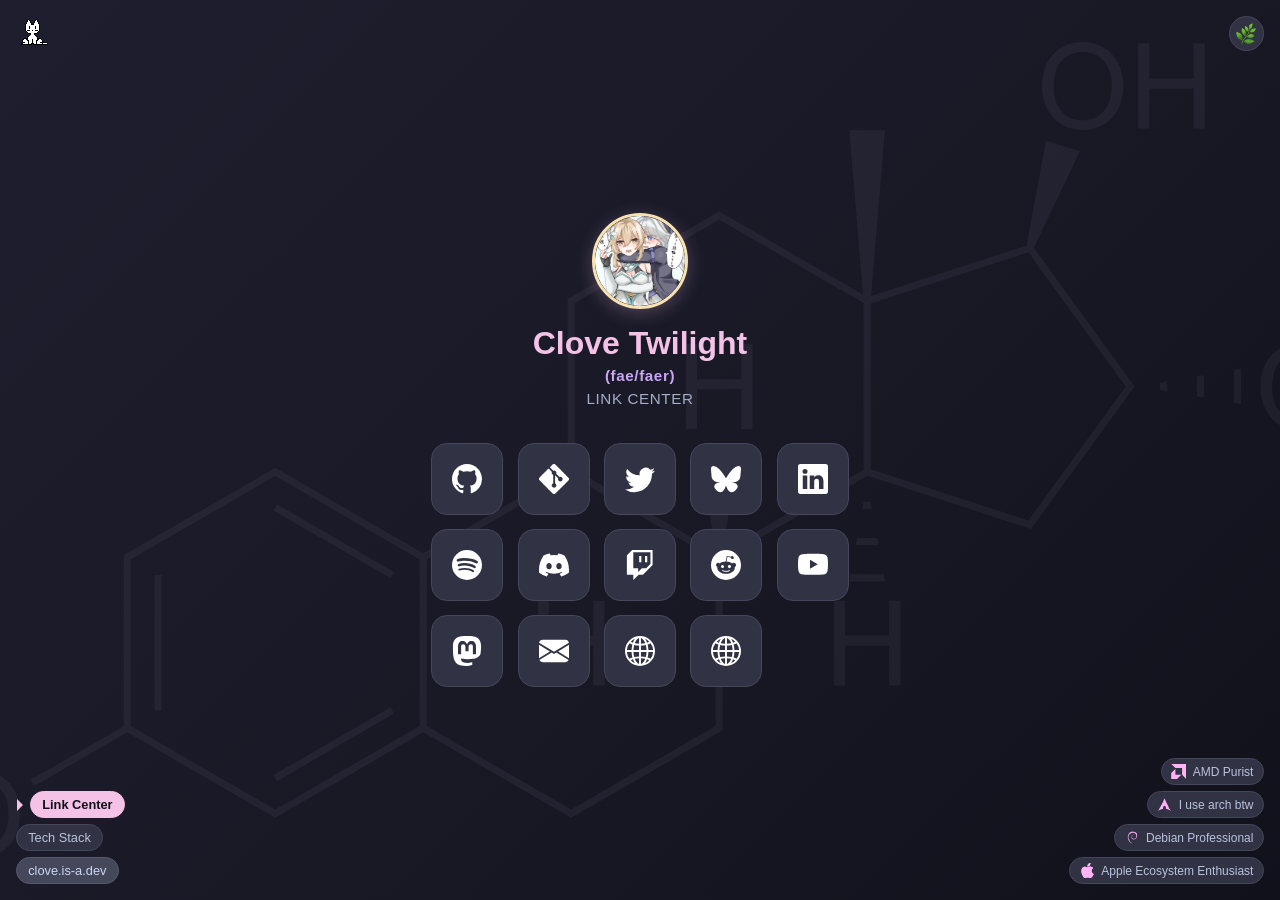
<file: index.html>
<!DOCTYPE html>
<html lang="en">

<head>
    <meta charset="UTF-8">
    <meta name="viewport" content="width=device-width, initial-scale=1.0">
    <title>Clove Twilight - Link Center</title>
<link rel="stylesheet" href="/css/style.css">
    <link rel="stylesheet" href="/css/themes/mocha.css">
    <link rel="stylesheet" href="/css/themes/macchiato.css">
    <link rel="stylesheet" href="/css/themes/frappe.css">
    <link rel="stylesheet" href="/css/themes/latte.css">
    <script>try{var f=localStorage.getItem('ctpFlavor');document.documentElement.setAttribute('data-flavor',['mocha','macchiato','frappe','latte'].indexOf(f)>=0?f:'mocha');}catch(e){document.documentElement.setAttribute('data-flavor','mocha');}</script>
    <link rel="icon" type="image/svg+xml" href="/images/favicon/favicon.svg">

    <!-- SEO Meta Tags -->
    <meta name="description" content="Link Center for Clove Twilight" />
    <meta name="keywords" content="Portfolio, Personal, Developer" />
    <meta name="author" content="doughmination" />
    <meta name="robots" content="index, follow, max-image-preview:large, max-snippet:-1, max-video-preview:-1" />

    <!-- Canonical URL -->
    <link rel="canonical" href="https://doughmination.is-a.dev" />

    <!-- Alternate for mobile -->
    <link rel="alternate" media="only screen and (max-width: 640px)" href="https://doughmination.is-a.dev" />

    <!-- Theme Color -->
    <meta name="theme-color" content="#f5c2e7" />

    <!-- Open Graph / Discord / Facebook -->
    <meta property="og:image" content="https://doughmination.is-a.dev/images/favicon/favicon.png" />
    <meta property="og:site_name" content="doughmination.is-a.dev" />
    <meta property="og:title" content="Clove Twilight | Links" />
    <meta property="og:description" content="Link Center for Clove Twilight" />
    <meta property="og:type" content="website" />
    <meta property="og:url" content="https://doughmination.is-a.dev" />
    <meta property="og:locale" content="en_GB" />

    <!-- Twitter Card -->
    <meta name="twitter:image" content="https://doughmination.is-a.dev/images/favicon/favicon.png" />
    <meta name="twitter:card" content="summary" />
    <meta name="twitter:title" content="Clove Twilight | Links" />
    <meta name="twitter:description" content="Link Center for Clove Twilight" />
</head>

<body>
    <header class="nav">
        <nav class="nav-links">
            <a class="nav-link selected" data-href="/">Link Center</a>
            <a class="nav-link" data-href="/tech-stack">Tech Stack</a>
            <a class="nav-link is-a-dev" data-href="https://clove.is-a.dev" target="_blank"
                rel="noopener noreferrer">clove.is-a.dev</a>
        </nav>
    </header>

    <a class="now-playing" id="now-playing" target="_blank" rel="noopener" hidden>
        <img class="np-art" alt="" referrerpolicy="no-referrer">
        <span class="np-bars" aria-hidden="true"><i></i><i></i><i></i><i></i></span>
        <span class="np-text">
            <span class="np-label">Now playing</span>
            <span class="np-track"></span>
            <span class="np-artist"></span>
        </span>
    </a>

    <main class="hub">
        <header class="hub-header">
            <img class="pfp" src="/images/favicon/avatar.png" alt="Clove Twilight avatar">
            <h1>Clove Twilight</h1>
            <h2 class="pronouns">(fae/faer)</h2>
            <p class="tagline">Link Center</p>
        </header>

        <nav class="links">
            <a class="link-card" href="https://github.com/doughmination">
                <img class="icon" src="/images/socials/github.svg" alt="">
                <span class="link-text">
                    <span class="link-title">GitHub</span>
                    <span class="link-sub">@doughmination</span>
                </span>
            </a>

            <a class="link-card" href="https://git.gay/doughmination">
                <img class="icon" src="/images/socials/git-gay.svg" alt="">
                <span class="link-text">
                    <span class="link-title">Git.Gay</span>
                    <span class="link-sub">@doughmination</span>
                </span>
            </a>

            <a class="link-card" href="https://x.com/DoughminCEO">
                <img class="icon" src="/images/socials/twitter.svg" alt="">
                <span class="link-text">
                    <span class="link-title">Twitter</span>
                    <span class="link-sub">@DoughminCEO</span>
                </span>
            </a>

            <a class="link-card" href="https://bsky.app/profile/doughmination.win">
                <img class="icon" src="/images/socials/bluesky.svg" alt="">
                <span class="link-text">
                    <span class="link-title">Bluesky</span>
                    <span class="link-sub">@doughmination.win</span>
                </span>
            </a>

            <a class="link-card" href="https://www.linkedin.com/in/estrogen/">
                <img class="icon" src="/images/socials/linkedin.svg" alt="">
                <span class="link-text">
                    <span class="link-title">LinkedIn</span>
                    <span class="link-sub">Clove Twilight</span>
                </span>
            </a>

            <a class="link-card" href="https://open.spotify.com/user/x060f5w4ftwv8zc8fi9662t70">
                <img class="icon" src="/images/socials/spotify.svg" alt="">
                <span class="link-text">
                    <span class="link-title">Spotify</span>
                    <span class="link-sub">doughmination</span>
                </span>
            </a>

            <a class="link-card" href="https://discord.gg/TransRights">
                <img class="icon" src="/images/socials/discord.svg" alt="">
                <span class="link-text">
                    <span class="link-title">Discord</span>
                    <span class="link-sub">Girls Discord Server</span>
                </span>
            </a>

            <a class="link-card" href="https://www.twitch.tv/doughminationgaming">
                <img class="icon" src="/images/socials/twitch.svg" alt="">
                <span class="link-text">
                    <span class="link-title">Twitch</span>
                    <span class="link-sub">@doughminationgaming</span>
                </span>
            </a>

            <a class="link-card" href="https://www.reddit.com/user/XerinDotZero/">
                <img class="icon" src="/images/socials/reddit.svg" alt="">
                <span class="link-text">
                    <span class="link-title">Reddit</span>
                    <span class="link-sub">u/XerinDotZero</span>
                </span>
            </a>

            <a class="link-card" href="https://www.youtube.com/@CloveTwiGaming">
                <img class="icon" src="/images/socials/youtube.svg" alt="">
                <span class="link-text">
                    <span class="link-title">YouTube</span>
                    <span class="link-sub">@CloveTwiGaming</span>
                </span>
            </a>

            <a class="link-card" rel="me" href="https://mastodon.social/@doughmination">
                <img class="icon" src="/images/socials/mastodon.svg" alt="">
                <span class="link-text">
                    <span class="link-title">Mastodon</span>
                    <span class="link-sub">@doughmination@mastodon.social</span>
                </span>
            </a>

            <a class="link-card" href="mailto:admin@doughmination.win">
                <img class="icon" src="/images/socials/email.svg" alt="">
                <span class="link-text">
                    <span class="link-title">Email</span>
                    <span class="link-sub">admin@doughmination.win</span>
                </span>
            </a>

            <a class="link-card" href="https://doughmination.win/">
                <img class="icon" src="/images/socials/site.svg" alt="">
                <span class="link-text">
                    <span class="link-title">My Company Website</span>
                    <span class="link-sub">doughmination.win</span>
                </span>
            </a>

            <a class="link-card" href="https://doughmination.co.uk/">
                <img class="icon" src="/images/socials/site.svg" alt="">
                <span class="link-text">
                    <span class="link-title">My Portfolio</span>
                    <span class="link-sub">doughmination.co.uk</span>
                </span>
            </a>

        </nav>
    </main>

    <aside class="badges" aria-label="System badges">
        <span class="badge">
            <img class="badge-icon" src="/images/misc/amd.svg" alt="">
            AMD Purist
        </span>
        <span class="badge">
            <img class="badge-icon" src="/images/misc/arch.svg" alt="">
            I use arch btw
        </span>
        <span class="badge">
            <img class="badge-icon" src="/images/misc/debian.svg" alt="">
            Debian Professional
        </span>
        <span class="badge">
            <img class="badge-icon" src="/images/misc/apple.svg" alt="">
            Apple Ecosystem Enthusiast
        </span>
    </aside>

    <script src="/js/cat.js" data-cat="/images/misc/oneko.gif"></script>
    <script src="/js/nav.js"></script>
    <script src="/js/now-playing.js"></script>
    <script src="/js/flavors.js"></script>
</body>

</html>
</file>
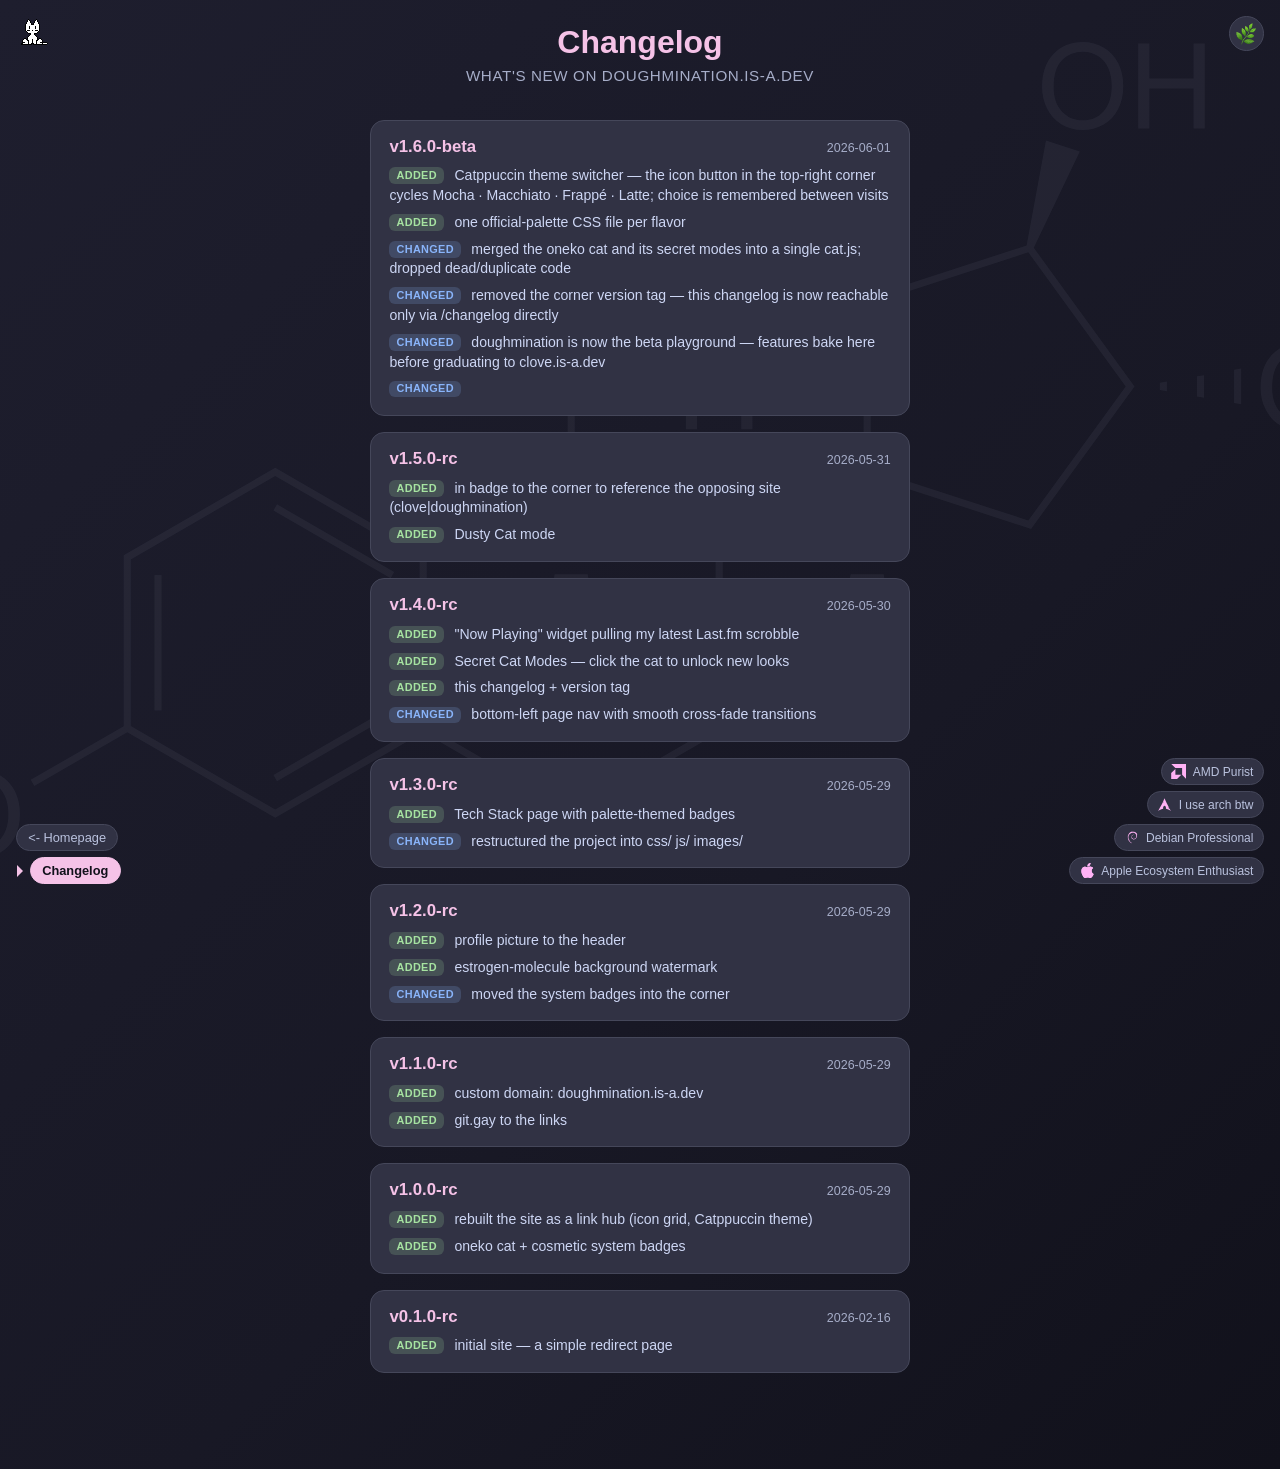
<file: changelog/index.html>
<!DOCTYPE html>
<html lang="en">

<head>
    <meta charset="UTF-8">
    <meta name="viewport" content="width=device-width, initial-scale=1.0">
    <title>Clove Twilight - Changelog</title>
<link rel="stylesheet" href="/css/style.css">
    <link rel="stylesheet" href="/css/themes/mocha.css">
    <link rel="stylesheet" href="/css/themes/macchiato.css">
    <link rel="stylesheet" href="/css/themes/frappe.css">
    <link rel="stylesheet" href="/css/themes/latte.css">
    <script>try{var f=localStorage.getItem('ctpFlavor');document.documentElement.setAttribute('data-flavor',['mocha','macchiato','frappe','latte'].indexOf(f)>=0?f:'mocha');}catch(e){document.documentElement.setAttribute('data-flavor','mocha');}</script>
    <link rel="icon" type="image/svg+xml" href="/images/favicon/favicon.svg">

    <!-- SEO Meta Tags -->
    <meta name="description" content="Changelog for doughmination.is-a.dev" />
    <meta name="keywords" content="Clove Twilight, Portfolio, Personal, Developer" />
    <meta name="author" content="doughmination" />
    <meta name="robots" content="index, follow, max-image-preview:large, max-snippet:-1, max-video-preview:-1" />

    <!-- Canonical URL -->
    <link rel="canonical" href="https://doughmination.is-a.dev/changelog" />

    <!-- Alternate for mobile -->
    <link rel="alternate" media="only screen and (max-width: 640px)" href="https://doughmination.is-a.dev/changelog" />

    <!-- Theme Color -->
    <meta name="theme-color" content="#f5c2e7" />

    <!-- Open Graph / Discord / Facebook -->
    <meta property="og:image" content="https://doughmination.is-a.dev/images/favicon/favicon.png" />
    <meta property="og:site_name" content="doughmination.is-a.dev" />
    <meta property="og:title" content="Clove Twilight | Changelog" />
    <meta property="og:description" content="Changelog for Clove Twilight" />
    <meta property="og:type" content="website" />
    <meta property="og:url" content="https://doughmination.is-a.dev/changelog" />
    <meta property="og:locale" content="en_GB" />

    <!-- Twitter Card -->
    <meta name="twitter:image" content="https://doughmination.is-a.dev/images/favicon/favicon.png" />
    <meta name="twitter:card" content="summary" />
    <meta name="twitter:title" content="Clove Twilight | Changelog" />
    <meta name="twitter:description" content="Changelog for Clove Twilight" />
</head>

<body>
    <header class="nav">
        <nav class="nav-links">
            <a class="nav-link" data-href="/"><- Homepage</a>
                    <a class="nav-link selected" data-href="/changelog">Changelog</a>
        </nav>
    </header>

    <a class="now-playing" id="now-playing" target="_blank" rel="noopener" hidden>
        <img class="np-art" alt="" referrerpolicy="no-referrer">
        <span class="np-bars" aria-hidden="true"><i></i><i></i><i></i><i></i></span>
        <span class="np-text">
            <span class="np-label">Now playing</span>
            <span class="np-track"></span>
            <span class="np-artist"></span>
        </span>
    </a>

    <main class="hub">
        <header class="hub-header">
            <h1>Changelog</h1>
            <p class="tagline">What's new on doughmination.is-a.dev</p>
        </header>

        <section class="changelog" aria-label="Update history">
            <article class="release">
                <header class="release-head">
                    <span class="release-version">v1.6.0-beta</span>
                    <time class="release-date">2026-06-01</time>
                </header>
                <ul class="release-notes">
                    <li><span class="tag tag-add">Added</span> Catppuccin theme switcher — the icon button in the
                        top-right corner cycles Mocha · Macchiato · Frappé · Latte; choice is remembered between
                        visits</li>
                    <li><span class="tag tag-add">Added</span> one official-palette CSS file per flavor</li>
                    <li><span class="tag tag-change">Changed</span> merged the oneko cat and its secret modes into a
                        single cat.js; dropped dead/duplicate code</li>
                    <li><span class="tag tag-change">Changed</span> removed the corner version tag — this changelog is
                        now reachable only via /changelog directly</li>
                    <li><span class="tag tag-change">Changed</span> doughmination is now the beta playground — features
                        bake here before graduating to clove.is-a.dev</li>
                        <li><span class="tag tag-change">Changed</span> </li>
                </ul>
            </article>

            <article class="release">
                <header class="release-head">
                    <span class="release-version">v1.5.0-rc</span>
                    <time class="release-date">2026-05-31</time>
                </header>
                <ul class="release-notes">
                    <li><span class="tag tag-add">Added</span> in badge to the corner to reference the opposing site
                        (clove|doughmination)</li>
                    <li><span class="tag tag-add">Added</span> Dusty Cat mode</li>
                </ul>
            </article>

            <article class="release">
                <header class="release-head">
                    <span class="release-version">v1.4.0-rc</span>
                    <time class="release-date">2026-05-30</time>
                </header>
                <ul class="release-notes">
                    <li><span class="tag tag-add">Added</span> "Now Playing" widget pulling my latest Last.fm scrobble
                    </li>
                    <li><span class="tag tag-add">Added</span> Secret Cat Modes — click the cat to unlock new looks</li>
                    <li><span class="tag tag-add">Added</span> this changelog + version tag</li>
                    <li><span class="tag tag-change">Changed</span> bottom-left page nav with smooth cross-fade
                        transitions</li>
                </ul>
            </article>

            <article class="release">
                <header class="release-head">
                    <span class="release-version">v1.3.0-rc</span>
                    <time class="release-date">2026-05-29</time>
                </header>
                <ul class="release-notes">
                    <li><span class="tag tag-add">Added</span> Tech Stack page with palette-themed badges</li>
                    <li><span class="tag tag-change">Changed</span> restructured the project into css/ js/ images/</li>
                </ul>
            </article>

            <article class="release">
                <header class="release-head">
                    <span class="release-version">v1.2.0-rc</span>
                    <time class="release-date">2026-05-29</time>
                </header>
                <ul class="release-notes">
                    <li><span class="tag tag-add">Added</span> profile picture to the header</li>
                    <li><span class="tag tag-add">Added</span> estrogen-molecule background watermark</li>
                    <li><span class="tag tag-change">Changed</span> moved the system badges into the corner</li>
                </ul>
            </article>

            <article class="release">
                <header class="release-head">
                    <span class="release-version">v1.1.0-rc</span>
                    <time class="release-date">2026-05-29</time>
                </header>
                <ul class="release-notes">
                    <li><span class="tag tag-add">Added</span> custom domain: doughmination.is-a.dev</li>
                    <li><span class="tag tag-add">Added</span> git.gay to the links</li>
                </ul>
            </article>

            <article class="release">
                <header class="release-head">
                    <span class="release-version">v1.0.0-rc</span>
                    <time class="release-date">2026-05-29</time>
                </header>
                <ul class="release-notes">
                    <li><span class="tag tag-add">Added</span> rebuilt the site as a link hub (icon grid, Catppuccin
                        theme)</li>
                    <li><span class="tag tag-add">Added</span> oneko cat + cosmetic system badges</li>
                </ul>
            </article>

            <article class="release">
                <header class="release-head">
                    <span class="release-version">v0.1.0-rc</span>
                    <time class="release-date">2026-02-16</time>
                </header>
                <ul class="release-notes">
                    <li><span class="tag tag-add">Added</span> initial site — a simple redirect page</li>
                </ul>
            </article>
        </section>
    </main>

    <aside class="badges" aria-label="System badges">
        <span class="badge">
            <img class="badge-icon" src="/images/misc/amd.svg" alt="">
            AMD Purist
        </span>
        <span class="badge">
            <img class="badge-icon" src="/images/misc/arch.svg" alt="">
            I use arch btw
        </span>
        <span class="badge">
            <img class="badge-icon" src="/images/misc/debian.svg" alt="">
            Debian Professional
        </span>
        <span class="badge">
            <img class="badge-icon" src="/images/misc/apple.svg" alt="">
            Apple Ecosystem Enthusiast
        </span>
    </aside>

    <script src="/js/cat.js" data-cat="/images/misc/oneko.gif"></script>
    <script src="/js/nav.js"></script>
    <script src="/js/now-playing.js"></script>
    <script src="/js/flavors.js"></script>
</body>

</html>
</file>
<file: css/style.css>
/* Comic Code Import*/
@font-face {
  font-family: 'Comic Code';
  src: url('https://fonts.doughmination.co.uk/ComicCode-Regular_2022-05-24-151938_hsmz.woff2') format('woff2'),
    url('https://fonts.doughmination.co.uk/ComicCode-Regular_2022-05-24-151938_hsmz.woff') format('woff');
  font-weight: 400;
  font-style: normal;
}

@font-face {
  font-family: 'Comic Code';
  src: url('https://fonts.doughmination.co.uk/ComicCode-Italic_2022-05-24-151939_rdtu.woff2') format('woff2'),
    url('https://fonts.doughmination.co.uk/ComicCode-Italic_2022-05-24-151939_rdtu.woff') format('woff');
  font-weight: 400;
  font-style: italic;
}

@font-face {
  font-family: 'Comic Code';
  src: url('https://fonts.doughmination.co.uk/ComicCode-Medium_2022-05-24-151941_ugqm.woff2') format('woff2'),
    url('https://fonts.doughmination.co.uk/ComicCode-Medium_2022-05-24-151941_ugqm.woff') format('woff');
  font-weight: 500;
  font-style: normal;
}

@font-face {
  font-family: 'Comic Code';
  src: url('https://fonts.doughmination.co.uk/ComicCode-Bold_2022-05-24-152309_zqkm.woff2') format('woff2'),
    url('https://fonts.doughmination.co.uk/ComicCode-Bold_2022-05-24-152309_zqkm.woff') format('woff');
  font-weight: 700;
  font-style: normal;
}

* {
  box-sizing: border-box;
}

/* Smooth cross-fade between pages (Link Center <-> Tech Stack) */
@view-transition {
  navigation: auto;
}

::view-transition-old(root),
::view-transition-new(root) {
  animation-duration: 0.35s;
  animation-timing-function: ease;
}

@media (prefers-reduced-motion: reduce) {

  ::view-transition-old(root),
  ::view-transition-new(root) {
    animation: none;
  }
}

html,
body {
  height: 100%;
  overflow: hidden;
}

body {
  font-family: 'Comic Code', sans-serif;
  display: flex;
  justify-content: center;
  align-items: center;
  height: 100vh;
  height: 100dvh;
  margin: 0;
  padding: 1.5rem 1rem;
  background: linear-gradient(135deg, var(--base) 0%, var(--mantle) 60%, var(--crust) 100%);
  color: var(--text);
}

/* Estrogen watermark blended into the background */
body::before {
  content: "";
  position: fixed;
  inset: 0;
  background: url(/images/theme/estrogen.svg) center / cover no-repeat;
  filter: invert(86%) sepia(8%) saturate(900%) hue-rotate(190deg) brightness(105%);
  opacity: 0.05;
  pointer-events: none;
  z-index: 0;
}

.hub {
  position: relative;
  z-index: 1;
  width: 100%;
  max-width: 460px;
}

.pfp {
  width: 96px;
  height: 96px;
  border-radius: 50%;
  object-fit: cover;
  border: 3px solid var(--yellow);
  box-shadow: 0 4px 18px rgba(245, 194, 231, 0.25);
  margin-bottom: 0.75rem;
}

.hub-header {
  text-align: center;
  margin-bottom: 2.25rem;
}

.hub-header h1 {
  margin: 0;
  font-size: 2rem;
  font-weight: 700;
  color: var(--pink);
}

.tagline {
  margin: 0.35rem 0 0;
  color: var(--subtext-0);
  font-size: 0.95rem;
  letter-spacing: 0.04em;
  text-transform: uppercase;
}

.pronouns {
  margin: 0.35rem 0 0;
  color: var(--mauve);
  font-size: 0.95rem;
  letter-spacing: 0.04em;
  text-transform: lowercase;
}

.links {
  display: grid;
  grid-template-columns: repeat(auto-fit, 72px);
  gap: 0.9rem;
  justify-content: center;
}

.link-card {
  position: relative;
  display: flex;
  align-items: center;
  justify-content: center;
  width: 72px;
  height: 72px;
  border-radius: 16px;
  background: var(--surface-0);
  border: 1px solid var(--surface-1);
  color: var(--text);
  text-decoration: none;
  transition: transform 0.15s ease, border-color 0.15s ease,
    background 0.15s ease, box-shadow 0.15s ease;
}

.link-card:hover {
  transform: translateY(-3px);
  background: var(--surface-1);
  border-color: var(--pink);
  box-shadow: 0 6px 20px rgba(245, 194, 231, 0.22);
}

.icon {
  width: 30px;
  height: 30px;
  flex-shrink: 0;
  filter: brightness(0) invert(1);
  transition: filter 0.15s ease;
}

.link-card:hover .icon {
  filter: none;
}

/* Details revealed on hover as a tooltip */
.link-text {
  position: absolute;
  bottom: calc(100% + 10px);
  left: 50%;
  transform: translateX(-50%) translateY(4px);
  display: flex;
  flex-direction: column;
  align-items: center;
  gap: 0.1rem;
  padding: 0.5rem 0.75rem;
  border-radius: 10px;
  background: var(--crust);
  border: 1px solid var(--pink);
  box-shadow: 0 6px 18px rgba(17, 17, 27, 0.55);
  white-space: nowrap;
  line-height: 1.3;
  opacity: 0;
  pointer-events: none;
  transition: opacity 0.15s ease, transform 0.15s ease;
  z-index: 10;
}

/* Tooltip arrow */
.link-text::after {
  content: "";
  position: absolute;
  top: 100%;
  left: 50%;
  transform: translateX(-50%);
  border: 6px solid transparent;
  border-top-color: var(--pink);
}

.link-card:hover .link-text,
.link-card:focus-visible .link-text {
  opacity: 1;
  transform: translateX(-50%) translateY(0);
}

.link-title {
  font-weight: 500;
  font-size: 0.95rem;
  color: var(--text);
}

.link-sub {
  font-size: 0.78rem;
  color: var(--subtext-0);
}

/* "Now playing" widget, pinned top-left */
.now-playing {
  position: fixed;
  top: 1rem;
  left: 1rem;
  z-index: 6;
  display: flex;
  align-items: center;
  gap: 0.55rem;
  max-width: 240px;
  padding: 0.4rem 0.7rem 0.4rem 0.4rem;
  border-radius: 999px;
  background: var(--surface-0);
  border: 1px solid var(--surface-1);
  color: var(--text);
  text-decoration: none;
  transition: transform 0.15s ease, border-color 0.15s ease;
}

.now-playing[hidden] {
  display: none;
}

.now-playing:hover {
  transform: translateY(2px);
  border-color: var(--pink);
}

.np-art {
  width: 34px;
  height: 34px;
  border-radius: 50%;
  object-fit: cover;
  flex-shrink: 0;
}

/* Equalizer bars (only animate while live) */
.np-bars {
  display: none;
  align-items: flex-end;
  gap: 2px;
  height: 16px;
  flex-shrink: 0;
}

.now-playing.is-live .np-bars {
  display: flex;
}

.np-bars i {
  width: 3px;
  height: 100%;
  border-radius: 2px;
  background: var(--pink);
  transform-origin: bottom;
  animation: np-eq 0.9s ease-in-out infinite;
}

.np-bars i:nth-child(2) {
  animation-delay: 0.15s;
}

.np-bars i:nth-child(3) {
  animation-delay: 0.3s;
}

.np-bars i:nth-child(4) {
  animation-delay: 0.45s;
}

@keyframes np-eq {

  0%,
  100% {
    transform: scaleY(0.3);
  }

  50% {
    transform: scaleY(1);
  }
}

@media (prefers-reduced-motion: reduce) {
  .np-bars i {
    animation: none;
    transform: scaleY(0.6);
  }
}

.np-text {
  display: flex;
  flex-direction: column;
  min-width: 0;
  line-height: 1.25;
}

.np-label {
  font-size: 0.6rem;
  text-transform: uppercase;
  letter-spacing: 0.05em;
  color: var(--pink);
}

.np-track {
  font-size: 0.8rem;
  font-weight: 500;
  white-space: nowrap;
  overflow: hidden;
  text-overflow: ellipsis;
}

.np-artist {
  font-size: 0.72rem;
  color: var(--subtext-0);
  white-space: nowrap;
  overflow: hidden;
  text-overflow: ellipsis;
}

/* Page nav, pinned bottom-left, selected item with a pointer triangle */
.nav {
  position: fixed;
  left: 1rem;
  bottom: 1rem;
  z-index: 6;
}

.nav-links {
  display: flex;
  flex-direction: column;
  align-items: flex-start;
  gap: 0.4rem;
}

.nav-link {
  position: relative;
  display: inline-flex;
  align-items: center;
  padding: 0.3rem 0.7rem;
  border-radius: 999px;
  background: var(--surface-0);
  border: 1px solid var(--surface-1);
  color: var(--subtext-1);
  font-size: 0.8rem;
  text-decoration: none;
  transition: transform 0.15s ease, border-color 0.15s ease,
    background 0.15s ease, color 0.15s ease;
}

.nav-link:hover {
  border-color: var(--pink);
  color: var(--text);
  transform: translateX(2px);
}

.nav-link.selected {
  background: var(--pink);
  border-color: var(--pink);
  color: var(--crust);
  font-weight: 700;
  margin-left: 14px;
}

.nav-link.is-a-dev {
  background: var(--surface-1);
  border-color: var(--surface-2);
  color: var(--text);
}

.nav-link.is-a-dev:hover {
  border-color: var(--saphire);
  transform: translateX(2px);
}

/* Rotated triangle pointing at the selected item */
.nav-link.selected::before {
  content: "";
  position: absolute;
  left: -14px;
  top: 50%;
  transform: translateY(-50%);
  border: 6px solid transparent;
  border-left-color: var(--pink);
}

/* Cosmetic system badges, pinned bottom-right */
.badges {
  position: fixed;
  right: 1rem;
  bottom: 1rem;
  display: flex;
  flex-direction: column;
  align-items: flex-end;
  gap: 0.4rem;
  pointer-events: none;
  z-index: 5;
}

.badge {
  display: inline-flex;
  align-items: center;
  gap: 0.4rem;
  padding: 0.3rem 0.6rem;
  border-radius: 999px;
  background: var(--surface-0);
  border: 1px solid var(--surface-1);
  color: var(--subtext-1);
  font-size: 0.75rem;
  white-space: nowrap;
}

.badge-icon {
  width: 15px;
  height: 15px;
  filter: invert(78%) sepia(36%) saturate(640%) hue-rotate(280deg) brightness(105%);
}

/* Shrink to fit narrow / short screens so the hub never scrolls */
@media (max-width: 420px),
(max-height: 640px) {
  .hub-header {
    margin-bottom: 1.25rem;
  }

  .hub-header h1 {
    font-size: 1.6rem;
  }

  .pfp {
    width: 72px;
    height: 72px;
    margin-bottom: 0.5rem;
  }

  .links {
    grid-template-columns: repeat(auto-fit, 60px);
    gap: 0.6rem;
  }

  .link-card {
    width: 60px;
    height: 60px;
    border-radius: 13px;
  }

  .icon {
    width: 26px;
    height: 26px;
  }
}

/* ===== Tech stack page ===== */
/* Let only the tech-stack page scroll; link hub stays locked */
html:has(.tech-stack),
body:has(.tech-stack) {
  height: auto;
  min-height: 100dvh;
  overflow-y: auto;
}

body:has(.tech-stack) {
  align-items: flex-start;
}

body:has(.tech-stack) .hub {
  max-width: 860px;
}

.tech-stack {
  display: flex;
  flex-wrap: wrap;
  justify-content: center;
  gap: 0.5rem;
  margin: 0 auto;
  padding-bottom: 4.5rem;
}

.tech-badge {
  height: 28px;
  border-radius: 5px;
  transition: transform 0.15s ease, box-shadow 0.15s ease;
}

.tech-badge:hover {
  transform: translateY(-2px) scale(1.04);
  box-shadow: 0 4px 12px rgba(245, 194, 231, 0.25);
}

/* ===== Secret Cat Modes toast ===== */
.cat-toast {
  position: fixed;
  left: 50%;
  bottom: 4.5rem;
  transform: translateX(-50%) translateY(8px);
  z-index: 2147483647;
  padding: 0.4rem 0.9rem;
  border-radius: 999px;
  background: var(--crust);
  border: 1px solid var(--pink);
  color: var(--text);
  font-size: 0.8rem;
  white-space: nowrap;
  opacity: 0;
  pointer-events: none;
  transition: opacity 0.2s ease, transform 0.2s ease;
}

.cat-toast.show {
  opacity: 1;
  transform: translateX(-50%) translateY(0);
}

/* ===== Changelog page ===== */
html:has(.changelog),
body:has(.changelog) {
  height: auto;
  min-height: 100dvh;
  overflow-y: auto;
}

body:has(.changelog) {
  align-items: flex-start;
}

body:has(.changelog) .hub {
  max-width: 540px;
}

.changelog {
  display: flex;
  flex-direction: column;
  gap: 1rem;
  padding-bottom: 4.5rem;
}

.release {
  background: var(--surface-0);
  border: 1px solid var(--surface-1);
  border-radius: 14px;
  padding: 1rem 1.15rem;
}

.release-head {
  display: flex;
  align-items: baseline;
  justify-content: space-between;
  gap: 0.5rem;
  margin-bottom: 0.6rem;
}

.release-version {
  font-weight: 700;
  font-size: 1.05rem;
  color: var(--pink);
}

.release-date {
  font-size: 0.78rem;
  color: var(--subtext-0);
}

.release-notes {
  list-style: none;
  margin: 0;
  padding: 0;
  display: flex;
  flex-direction: column;
  gap: 0.45rem;
}

.release-notes li {
  font-size: 0.88rem;
  line-height: 1.4;
  color: var(--text);
}

.tag {
  display: inline-block;
  margin-right: 0.4rem;
  padding: 0.05rem 0.45rem;
  border-radius: 6px;
  font-size: 0.68rem;
  font-weight: 700;
  text-transform: uppercase;
  letter-spacing: 0.03em;
  vertical-align: 1px;
}

.tag-add {
  background: rgba(166, 227, 161, 0.18);
  color: var(--green);
}

.tag-change {
  background: rgba(137, 180, 250, 0.18);
  color: var(--blue);
}

/* ===== Cat picker modal ===== */
.cat-picker {
  position: fixed;
  inset: 0;
  z-index: 2147483646;
  display: flex;
  align-items: center;
  justify-content: center;
  padding: 1rem;
  background: rgba(17, 17, 27, 0.65);
  backdrop-filter: blur(2px);
}

.cat-picker[hidden] {
  display: none;
}

.cat-picker-panel {
  width: min(94vw, 430px);
  max-height: 82vh;
  overflow-y: auto;
  background: var(--base);
  border: 1px solid var(--surface-1);
  border-radius: 16px;
  padding: 1rem;
  box-shadow: 0 16px 48px rgba(0, 0, 0, 0.55);
}

.cat-picker-head {
  display: flex;
  align-items: center;
  justify-content: space-between;
  margin-bottom: 0.85rem;
  font-weight: 700;
  color: var(--pink);
}

.cat-picker-close {
  background: none;
  border: none;
  color: var(--subtext-0);
  font-size: 1.35rem;
  line-height: 1;
  cursor: pointer;
  padding: 0 0.25rem;
}

.cat-picker-close:hover {
  color: var(--text);
}

.cat-grid {
  display: grid;
  grid-template-columns: repeat(3, 1fr);
  gap: 0.6rem;
}

.cat-option {
  display: flex;
  flex-direction: column;
  align-items: center;
  gap: 0.3rem;
  padding: 0.75rem 0.4rem 0.6rem;
  border-radius: 12px;
  background: var(--surface-0);
  border: 1px solid var(--surface-1);
  color: var(--text);
  font-family: inherit;
  font-size: 0.74rem;
  text-align: center;
  cursor: pointer;
  transition: transform 0.15s ease, border-color 0.15s ease;
}

.cat-option:hover:not(.locked) {
  transform: translateY(-2px);
  border-color: var(--pink);
}

.cat-option.current {
  border-color: var(--pink);
  box-shadow: inset 0 0 0 1px var(--pink);
}

.cat-option.locked {
  cursor: default;
  opacity: 0.75;
}

.cat-preview {
  width: 32px;
  height: 32px;
  margin: 6px 0 10px;
  background-repeat: no-repeat;
  image-rendering: pixelated;
  transform: scale(1.6);
  transform-origin: center;
}

.cat-name {
  font-weight: 500;
}

.cat-hint {
  margin: 0.85rem 0 0;
  font-size: 0.68rem;
  color: var(--subtext-0);
  text-align: center;
}

@media (max-width: 420px) {
  .cat-grid {
    grid-template-columns: repeat(2, 1fr);
  }
}

/* ============================================================
   Theme switcher — icon button, top-right corner
   ============================================================ */
.beta-bar {
  position: fixed;
  top: 1rem;
  right: 1rem;
  z-index: 7;
}

.beta-btn {
  display: inline-flex;
  align-items: center;
  justify-content: center;
  padding: 0.35rem;
  border-radius: 999px;
  background: var(--surface-0);
  border: 1px solid var(--surface-1);
  cursor: pointer;
  transition: border-color 0.15s ease, transform 0.15s ease;
}

.beta-btn:hover {
  border-color: var(--pink);
  transform: translateY(2px);
}

.beta-icon {
  width: 22px;
  height: 22px;
  display: block;
}
</file>
<file: css/themes/mocha.css>
/* Catppuccin Mocha — official palette
   https://github.com/catppuccin/catppuccin (dark, default) */
html[data-flavor="mocha"] {
  color-scheme: dark;

  /* accents */
  --rosewater: #f5e0dc;
  --flamingo: #f2cdcd;
  --pink: #f5c2e7;
  --mauve: #cba6f7;
  --red: #f38ba8;
  --maroon: #eba0ac;
  --peach: #fab387;
  --yellow: #f9e2af;
  --green: #a6e3a1;
  --teal: #94e2d5;
  --sky: #89dceb;
  --saphire: #74c7ec;
  --blue: #89b4fa;
  --lavender: #b4befe;

  /* Text */
  --text: #cdd6f4;
  --subtext-0: #a6adc8;
  --subtext-1: #bac2de;
  --overlay-0: #6c7086;
  --overlay-1: #7f849c;
  --overlay-2: #9399b2;
  --surface-0: #313244;
  --surface-1: #45475a;
  --surface-2: #585b70;
  
  /* Backgrounds */
  --base: #1e1e2e;
  --mantle: #181825;
  --crust: #11111b;
}
</file>
<file: css/themes/macchiato.css>
/* Catppuccin Macchiato — official palette
   https://github.com/catppuccin/catppuccin (dark) */
html[data-flavor="macchiato"] {
  color-scheme: dark;

  /* accents */
  --rosewater: #f4dbd6;
  --flamingo:  #f0c6c6;
  --pink:      #f5bde6;
  --mauve:     #c6a0f6;
  --red:       #ed8796;
  --maroon:    #ee99a0;
  --peach:     #f5a97f;
  --yellow:    #eed49f;
  --green:     #a6da95;
  --teal:      #8bd5ca;
  --sky:       #91d7e3;
  --saphire:   #7dc4e4;
  --blue:      #8aadf4;
  --lavender:  #b7bdf8;

  /* text */
  --text:      #cad3f5;
  --subtext-1: #b8c0e0;
  --subtext-0: #a5adcb;
  --overlay-2: #939ab7;
  --overlay-1: #8087a2;
  --overlay-0: #6e738d;

  /* surfaces + backgrounds */
  --surface-2: #5b6078;
  --surface-1: #494d64;
  --surface-0: #363a4f;
  --base:      #24273a;
  --mantle:    #1e2030;
  --crust:     #181926;
}
</file>
<file: css/themes/frappe.css>
/* Catppuccin Frappé — official palette
   https://github.com/catppuccin/catppuccin (dark) */
html[data-flavor="frappe"] {
  color-scheme: dark;

  /* accents */
  --rosewater: #f2d5cf;
  --flamingo:  #eebebe;
  --pink:      #f4b8e4;
  --mauve:     #ca9ee6;
  --red:       #e78284;
  --maroon:    #ea999c;
  --peach:     #ef9f76;
  --yellow:    #e5c890;
  --green:     #a6d189;
  --teal:      #81c8be;
  --sky:       #99d1db;
  --saphire:   #85c1dc;
  --blue:      #8caaee;
  --lavender:  #babbf1;

  /* text */
  --text:      #c6d0f5;
  --subtext-1: #b5bfe2;
  --subtext-0: #a5adce;
  --overlay-2: #949cbb;
  --overlay-1: #838ba7;
  --overlay-0: #737994;

  /* surfaces + backgrounds */
  --surface-2: #626880;
  --surface-1: #51576d;
  --surface-0: #414559;
  --base:      #303446;
  --mantle:    #292c3c;
  --crust:     #232634;
}
</file>
<file: css/themes/latte.css>
/* Catppuccin Latte — official palette
   https://github.com/catppuccin/catppuccin (light) */
html[data-flavor="latte"] {
  color-scheme: light;

  /* accents */
  --rosewater: #dc8a78;
  --flamingo:  #dd7878;
  --pink:      #ea76cb;
  --mauve:     #8839ef;
  --red:       #d20f39;
  --maroon:    #e64553;
  --peach:     #fe640b;
  --yellow:    #df8e1d;
  --green:     #40a02b;
  --teal:      #179299;
  --sky:       #04a5e5;
  --saphire:   #209fb5;
  --blue:      #1e66f5;
  --lavender:  #7287fd;

  /* text */
  --text:      #4c4f69;
  --subtext-1: #5c5f77;
  --subtext-0: #6c6f85;
  --overlay-2: #7c7f93;
  --overlay-1: #8c8fa1;
  --overlay-0: #9ca0b0;

  /* surfaces + backgrounds */
  --surface-2: #acb0be;
  --surface-1: #bcc0cc;
  --surface-0: #ccd0da;
  --base:      #eff1f5;
  --mantle:    #e6e9ef;
  --crust:     #dce0e8;
}

/* Light-mode readability fixes (icons are white-filtered by default) */
html[data-flavor="latte"] .icon { filter: brightness(0); }
html[data-flavor="latte"] .link-card:hover .icon { filter: none; }
html[data-flavor="latte"] .badge-icon { filter: none; }
html[data-flavor="latte"] body::before { background: url(/images/theme/estrogen.svg) center / cover no-repeat invert(1); }
</file>
